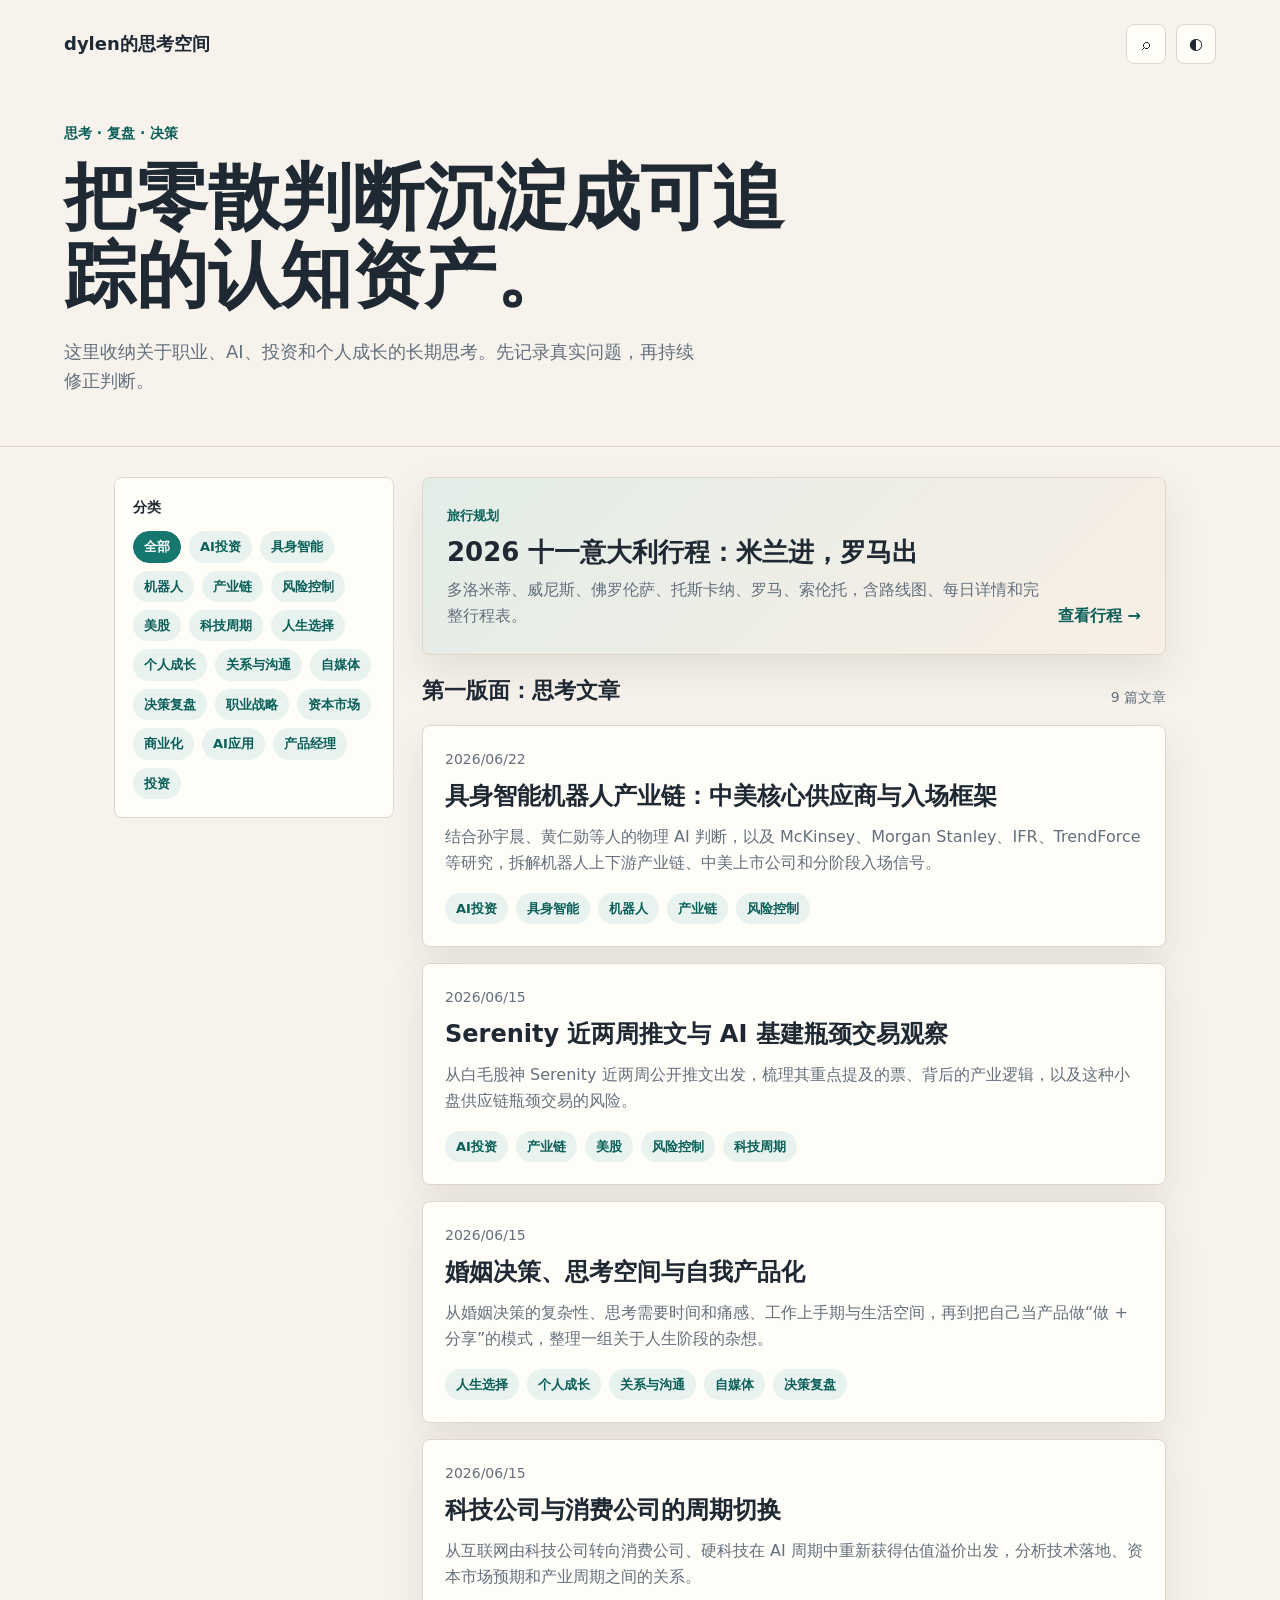
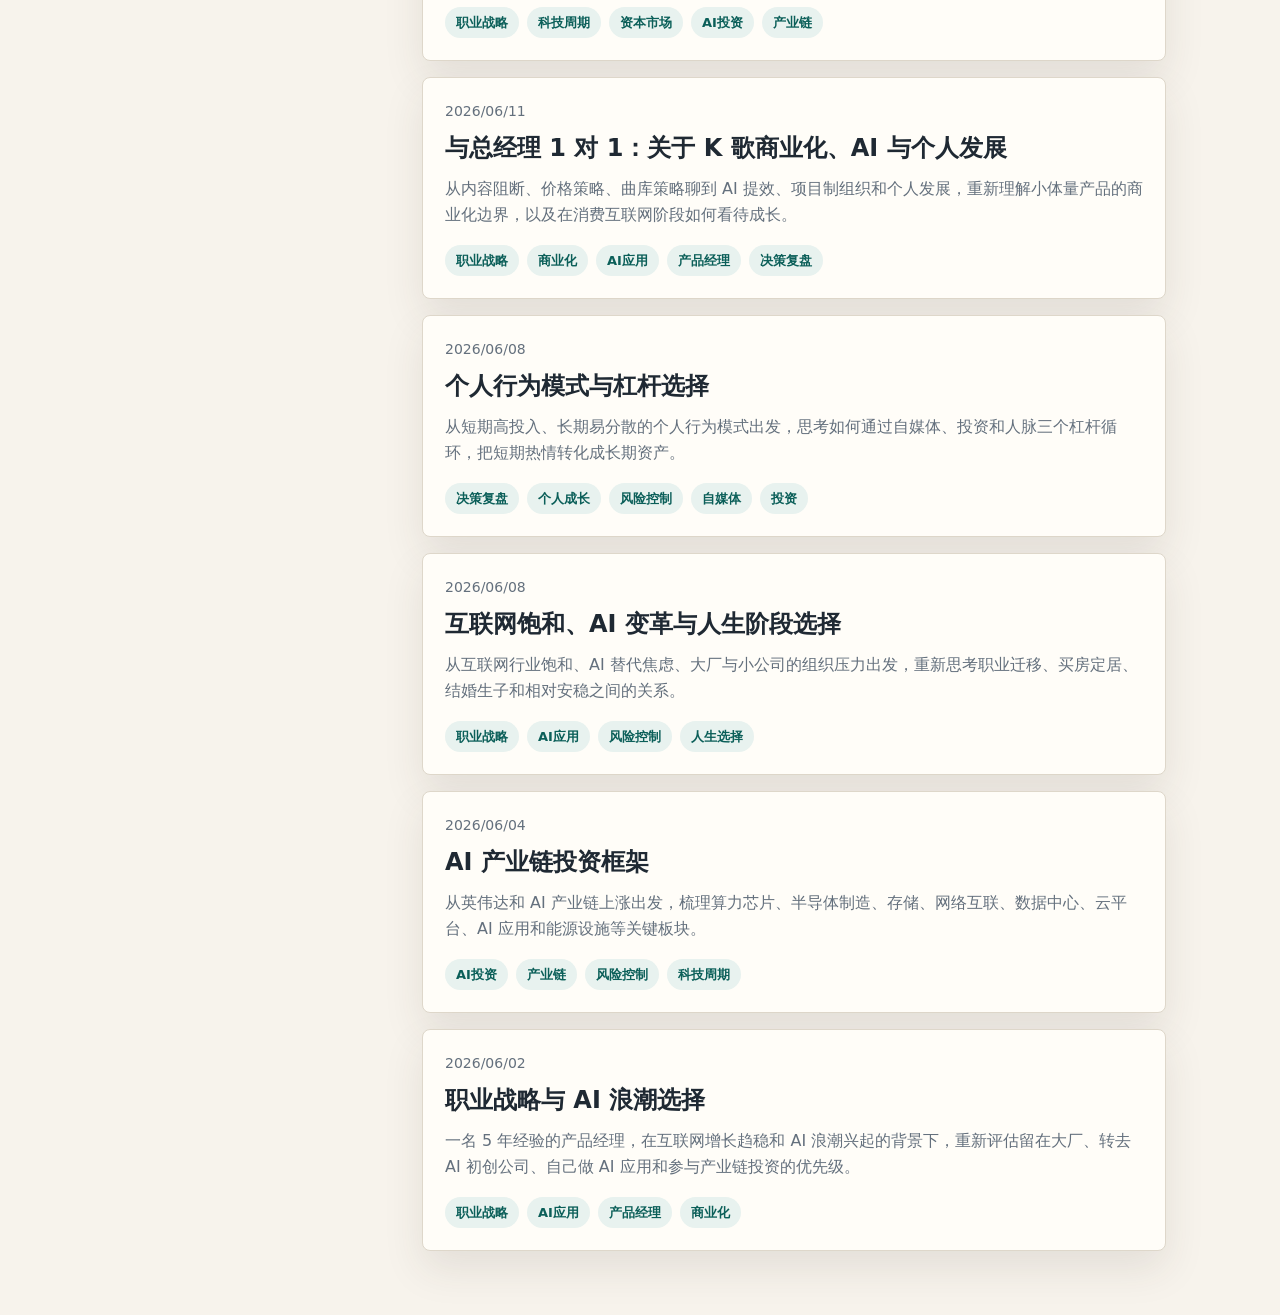
<file: index.html>
<!doctype html>
<html lang="zh-CN">
  <head>
    <meta charset="utf-8" />
    <meta name="viewport" content="width=device-width, initial-scale=1" />
    <title>dylen的思考空间</title>
    <link rel="stylesheet" href="./styles.css" />
  </head>
  <body>
    <header class="site-header">
      <nav class="nav" aria-label="主导航">
        <a class="brand" href="#/">dylen的思考空间</a>
        <div class="nav-actions">
          <button class="icon-button" id="searchToggle" type="button" aria-label="搜索文章" title="搜索文章">
            <span aria-hidden="true">⌕</span>
          </button>
          <button class="icon-button" id="themeToggle" type="button" aria-label="切换主题" title="切换主题">
            <span aria-hidden="true">◐</span>
          </button>
        </div>
      </nav>
      <section class="intro">
        <p class="eyebrow">思考 · 复盘 · 决策</p>
        <h1>把零散判断沉淀成可追踪的认知资产。</h1>
        <p class="intro-copy">这里收纳关于职业、AI、投资和个人成长的长期思考。先记录真实问题，再持续修正判断。</p>
      </section>
    </header>

    <main class="layout">
      <aside class="sidebar" aria-label="文章分类">
        <div class="panel search-panel" id="searchPanel">
          <label for="searchInput">搜索</label>
          <input id="searchInput" type="search" placeholder="输入标题、正文或 tag" autocomplete="off" />
        </div>
        <div class="panel">
          <h2>分类</h2>
          <div class="tag-list" id="tagList"></div>
        </div>
      </aside>

      <section class="content" id="app" aria-live="polite"></section>
    </main>

    <script src="./posts.js"></script>
    <script src="./app.js"></script>
  </body>
</html>
</file>
<file: styles.css>
:root {
  color-scheme: light;
  --bg: #f7f3ec;
  --surface: #fffdf8;
  --surface-strong: #ffffff;
  --text: #1f2933;
  --muted: #64707d;
  --line: #ded7ca;
  --accent: #16776f;
  --accent-strong: #0b5f59;
  --tag-bg: #e8f2ef;
  --shadow: 0 18px 40px rgba(63, 52, 35, 0.1);
}

[data-theme="dark"] {
  color-scheme: dark;
  --bg: #151718;
  --surface: #1d2022;
  --surface-strong: #24282b;
  --text: #f2f0ea;
  --muted: #adb6bd;
  --line: #343b3f;
  --accent: #72c7b9;
  --accent-strong: #9bdacf;
  --tag-bg: #203a37;
  --shadow: 0 18px 40px rgba(0, 0, 0, 0.24);
}

* {
  box-sizing: border-box;
}

body {
  margin: 0;
  min-height: 100vh;
  background: var(--bg);
  color: var(--text);
  font-family: ui-sans-serif, system-ui, -apple-system, BlinkMacSystemFont, "Segoe UI", sans-serif;
  line-height: 1.65;
}

a {
  color: inherit;
  text-decoration: none;
}

button,
input {
  font: inherit;
}

.site-header {
  padding: 24px clamp(18px, 5vw, 64px) 28px;
  border-bottom: 1px solid var(--line);
}

.nav {
  display: flex;
  align-items: center;
  justify-content: space-between;
  gap: 16px;
  max-width: 1180px;
  margin: 0 auto;
}

.brand {
  font-size: 18px;
  font-weight: 750;
  letter-spacing: 0;
}

.nav-actions {
  display: flex;
  gap: 10px;
}

.icon-button {
  display: inline-grid;
  width: 40px;
  height: 40px;
  place-items: center;
  border: 1px solid var(--line);
  border-radius: 8px;
  background: var(--surface);
  color: var(--text);
  cursor: pointer;
}

.icon-button:hover {
  border-color: var(--accent);
  color: var(--accent-strong);
}

.intro {
  max-width: 1180px;
  margin: 58px auto 22px;
}

.eyebrow {
  margin: 0 0 14px;
  color: var(--accent-strong);
  font-size: 14px;
  font-weight: 700;
}

.intro h1 {
  max-width: 780px;
  margin: 0;
  font-size: clamp(36px, 6vw, 72px);
  line-height: 1.08;
  letter-spacing: 0;
}

.intro-copy {
  max-width: 640px;
  margin: 22px 0 0;
  color: var(--muted);
  font-size: 18px;
}

.layout {
  display: grid;
  grid-template-columns: minmax(210px, 280px) minmax(0, 1fr);
  gap: 28px;
  max-width: 1180px;
  margin: 0 auto;
  padding: 30px clamp(18px, 5vw, 64px) 64px;
}

.sidebar {
  position: sticky;
  top: 18px;
  align-self: start;
  display: grid;
  gap: 16px;
}

.panel {
  padding: 18px;
  border: 1px solid var(--line);
  border-radius: 8px;
  background: var(--surface);
}

.panel h2,
.panel label {
  display: block;
  margin: 0 0 12px;
  font-size: 14px;
  font-weight: 750;
}

.search-panel {
  display: none;
}

.search-panel.is-open {
  display: block;
}

input[type="search"] {
  width: 100%;
  min-height: 42px;
  padding: 8px 10px;
  border: 1px solid var(--line);
  border-radius: 8px;
  background: var(--surface-strong);
  color: var(--text);
}

.tag-list {
  display: flex;
  flex-wrap: wrap;
  gap: 8px;
}

.tag-filter,
.tag {
  display: inline-flex;
  align-items: center;
  min-height: 30px;
  padding: 4px 10px;
  border: 1px solid transparent;
  border-radius: 999px;
  background: var(--tag-bg);
  color: var(--accent-strong);
  font-size: 13px;
  font-weight: 650;
}

.tag-filter {
  cursor: pointer;
}

.tag-filter.is-active {
  border-color: var(--accent);
  background: var(--accent);
  color: var(--surface-strong);
}

.content {
  min-width: 0;
}

.featured-trip {
  display: flex;
  align-items: end;
  justify-content: space-between;
  gap: 18px;
  margin-bottom: 18px;
  padding: 24px;
  border: 1px solid var(--line);
  border-radius: 8px;
  background:
    linear-gradient(135deg, rgba(22, 119, 111, 0.12), rgba(191, 111, 61, 0.1)),
    var(--surface);
  box-shadow: var(--shadow);
}

.featured-trip:hover {
  border-color: var(--accent);
}

.featured-kicker {
  color: var(--accent-strong);
  font-size: 13px;
  font-weight: 750;
}

.featured-trip h2 {
  margin: 8px 0 8px;
  font-size: 26px;
  line-height: 1.25;
}

.featured-trip p {
  max-width: 720px;
  margin: 0;
  color: var(--muted);
}

.featured-arrow {
  flex: 0 0 auto;
  color: var(--accent-strong);
  font-weight: 750;
}

.section-heading {
  display: flex;
  align-items: end;
  justify-content: space-between;
  gap: 16px;
  margin-bottom: 16px;
}

.section-heading h2 {
  margin: 0;
  font-size: 22px;
}

.article-count {
  color: var(--muted);
  font-size: 14px;
}

.post-list {
  display: grid;
  gap: 16px;
}

.post-card {
  display: block;
  padding: 22px;
  border: 1px solid var(--line);
  border-radius: 8px;
  background: var(--surface);
  box-shadow: var(--shadow);
}

.post-card:hover {
  border-color: var(--accent);
}

.post-meta {
  display: flex;
  flex-wrap: wrap;
  align-items: center;
  gap: 10px;
  margin-bottom: 10px;
  color: var(--muted);
  font-size: 14px;
}

.post-card h3 {
  margin: 0;
  font-size: 24px;
  line-height: 1.28;
}

.excerpt {
  margin: 12px 0 16px;
  color: var(--muted);
}

.tags {
  display: flex;
  flex-wrap: wrap;
  gap: 8px;
}

.article-view {
  padding: clamp(22px, 4vw, 42px);
  border: 1px solid var(--line);
  border-radius: 8px;
  background: var(--surface);
  box-shadow: var(--shadow);
}

.back-link {
  display: inline-flex;
  margin-bottom: 22px;
  color: var(--accent-strong);
  font-weight: 700;
}

.article-view h1 {
  margin: 0 0 12px;
  font-size: clamp(30px, 5vw, 52px);
  line-height: 1.12;
}

.article-summary {
  margin: 20px 0;
  padding: 16px 18px;
  border-left: 4px solid var(--accent);
  background: var(--tag-bg);
  color: var(--text);
}

.article-body {
  margin-top: 26px;
}

.article-body h2 {
  margin-top: 34px;
  padding-top: 18px;
  border-top: 1px solid var(--line);
  font-size: 22px;
}

.article-body h3 {
  margin-top: 26px;
  font-size: 18px;
}

.article-body p,
.article-body li {
  color: var(--text);
}

.article-body ul,
.article-body ol {
  padding-left: 24px;
}

.empty-state {
  padding: 42px 22px;
  border: 1px dashed var(--line);
  border-radius: 8px;
  color: var(--muted);
  text-align: center;
}

@media (max-width: 760px) {
  .site-header {
    padding-top: 18px;
  }

  .intro {
    margin-top: 38px;
  }

  .layout {
    grid-template-columns: 1fr;
    padding-top: 20px;
  }

  .sidebar {
    position: static;
  }

  .section-heading {
    align-items: start;
    flex-direction: column;
  }

  .featured-trip {
    align-items: start;
    flex-direction: column;
  }
}
</file>
